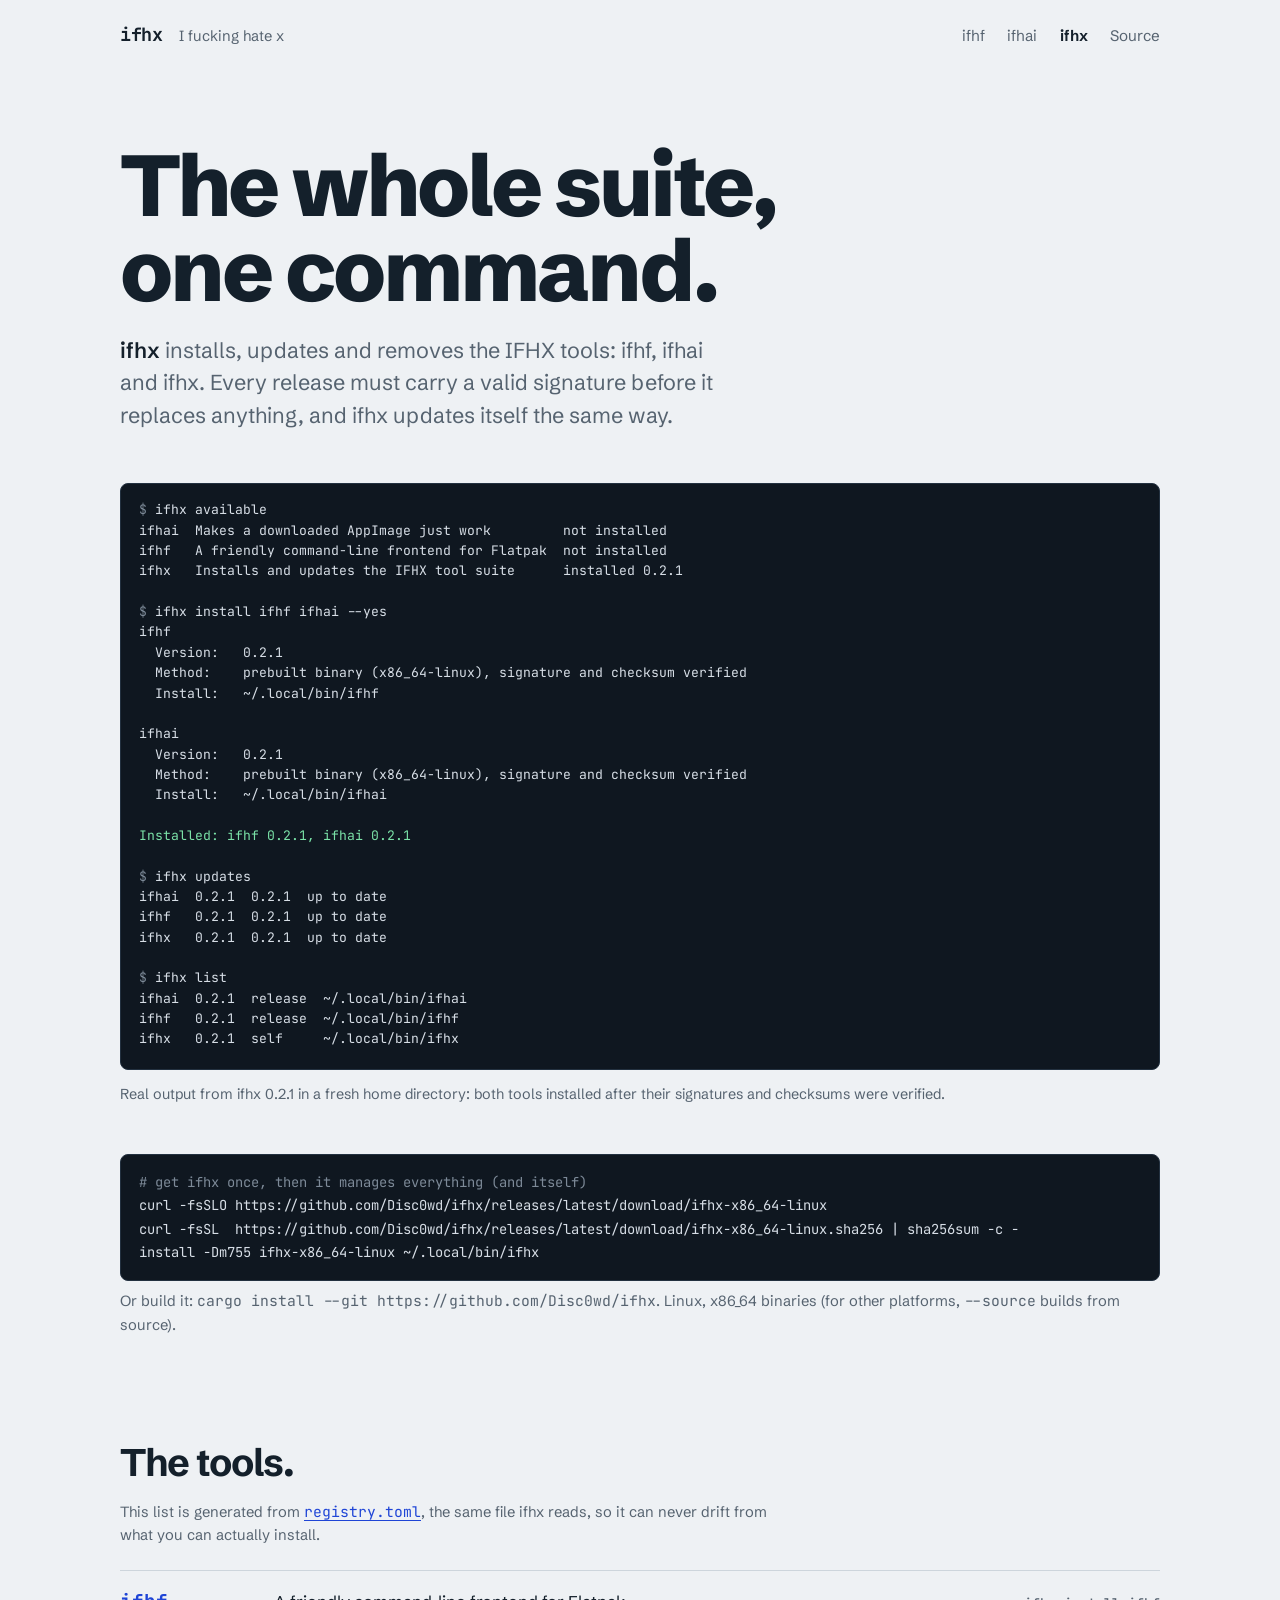
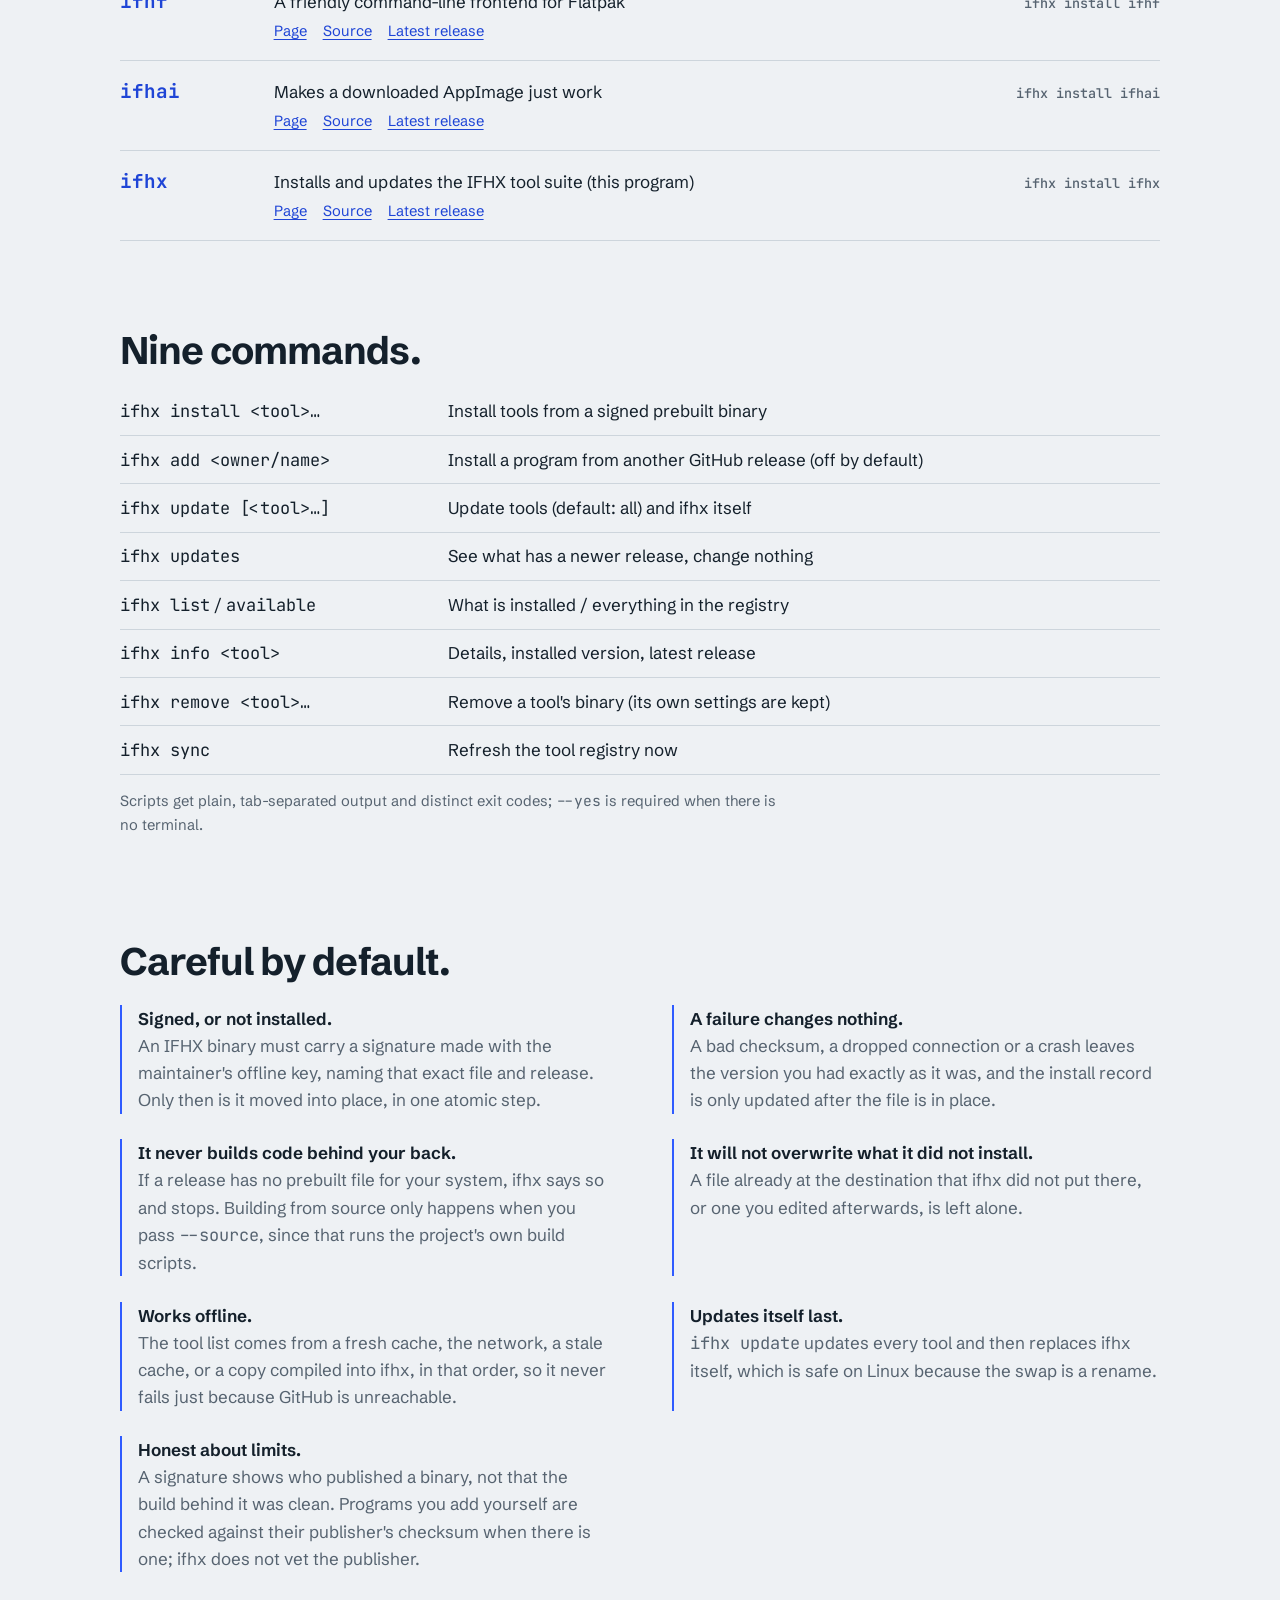
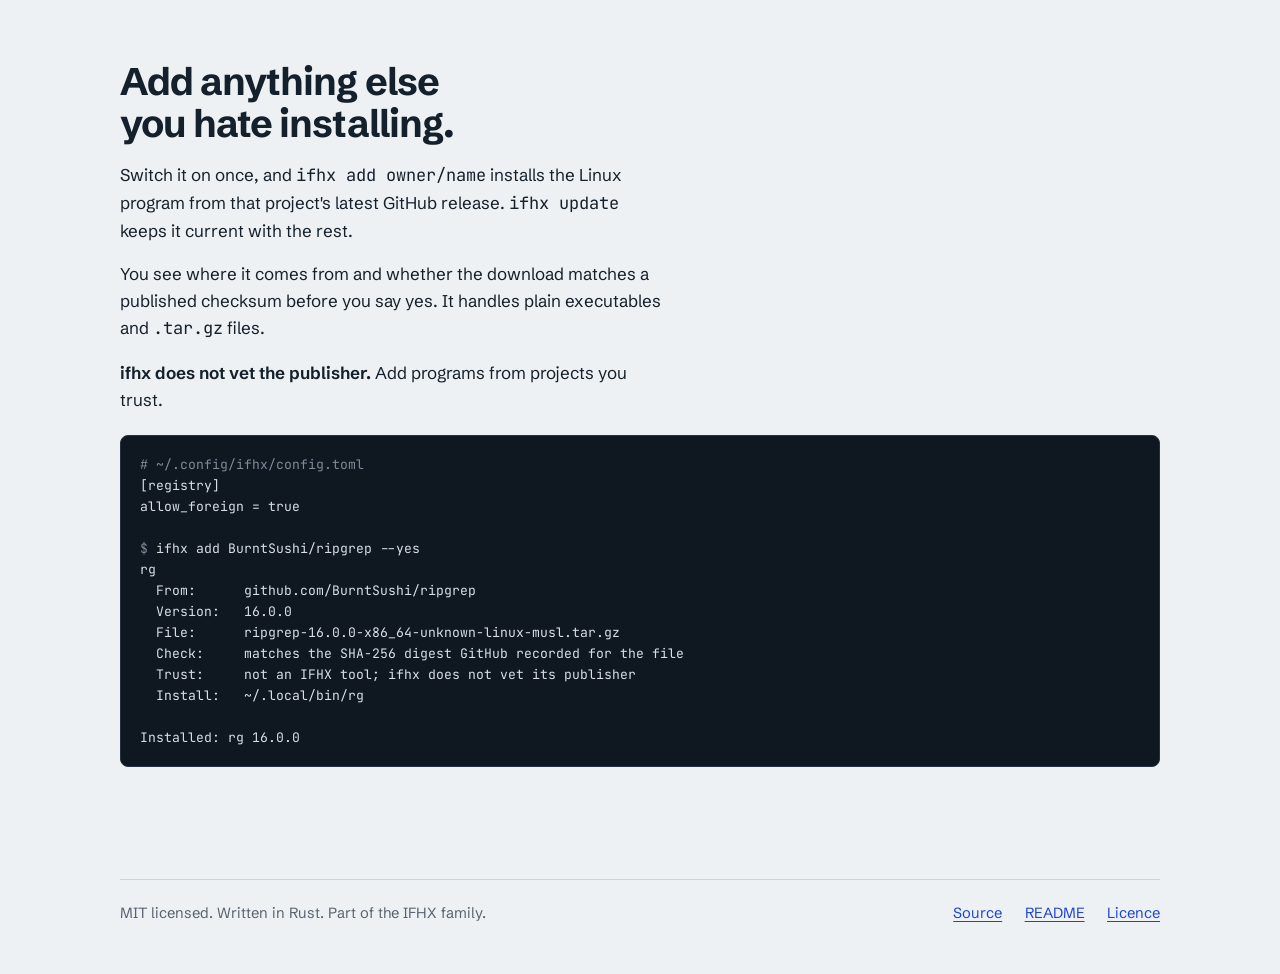
<file: docs/index.html>
<!doctype html>
<html lang="en">
<head>
<meta charset="utf-8">
<meta name="viewport" content="width=device-width, initial-scale=1">
<title>ifhx: I fucking hate x (one command for the whole suite)</title>
<meta name="description" content="ifhx installs, updates and removes the IFHX tools (ifhf, ifhai, ifhx) with verified downloads, and updates itself too.">
<meta name="theme-color" content="#eef1f4" media="(prefers-color-scheme: light)">
<meta name="theme-color" content="#0b1015" media="(prefers-color-scheme: dark)">
<link rel="preload" href="fonts/SchibstedGrotesk.woff2" as="font" type="font/woff2" crossorigin>
<style>

@font-face{font-family:"Schibsted Grotesk";src:url(fonts/SchibstedGrotesk.woff2) format("woff2");font-weight:400 800;font-display:swap}
@font-face{font-family:"JetBrains Mono";src:url(fonts/JetBrainsMono.woff2) format("woff2");font-weight:400 700;font-display:swap}

:root{
  --bg:#eef1f4; --ink:#14202b; --mute:#566370; --rule:#cdd5dc;
  --accent:#2f5bff; --accent-ink:#1f45d6; --steel:#8a94a0; --warn:#c2371d;
  --term:#0f1720; --term-ink:#d7dee6; --term-mute:#7d8a98; --term-rule:#233140; --term-accent:#8fa8ff;
  --sans:"Schibsted Grotesk",system-ui,-apple-system,"Segoe UI",sans-serif;
  --mono:"JetBrains Mono",ui-monospace,SFMono-Regular,Menlo,Consolas,monospace;
}
@media (prefers-color-scheme:dark){
  :root{--bg:#0b1015;--ink:#e6ebf0;--mute:#9aa6b2;--rule:#232d37;--accent:#7f9bff;--accent-ink:#a9bcff;--steel:#66717d;--warn:#ff8a73;
        --term:#131b24;--term-rule:#263444}
}
*{box-sizing:border-box}
html{-webkit-text-size-adjust:100%}
body{margin:0;background:var(--bg);color:var(--ink);font:400 1.0625rem/1.6 var(--sans);text-rendering:optimizeLegibility}
a{color:var(--accent-ink);text-underline-offset:.2em;text-decoration-thickness:1px}
a:hover{text-decoration-thickness:2px}
:focus-visible{outline:2px solid var(--accent);outline-offset:3px;border-radius:2px}
code,kbd,samp,pre{font-family:var(--mono)}
.wrap{max-width:70rem;margin:0 auto;padding:0 clamp(1rem,4vw,2.5rem)}

/* top bar */
.top{display:flex;justify-content:space-between;align-items:baseline;padding:1.4rem 0}
.mark{font:700 1.15rem var(--mono);letter-spacing:-.02em;color:var(--ink);text-decoration:none}
.top nav{display:flex;gap:1.4rem;font-size:.95rem}
.top nav a{color:var(--mute);text-decoration:none}
.top nav a:hover{color:var(--ink);text-decoration:underline}

/* hero */
.hero{padding:clamp(2rem,6vw,4.5rem) 0 1rem}
h1{font:800 clamp(2.5rem,7.2vw,5.4rem)/.98 var(--sans);letter-spacing:-.035em;margin:0;max-width:16ch;text-wrap:balance}
.lede{font-size:clamp(1.1rem,2.2vw,1.35rem);line-height:1.5;max-width:38rem;color:var(--mute);margin:1.4rem 0 0}
.lede b{color:var(--ink);font-weight:600}

/* the race */
.race{display:grid;grid-template-columns:1fr 1fr;gap:1px;margin:clamp(2rem,5vw,3.2rem) 0 .8rem;background:var(--term-rule);border:1px solid var(--term-rule);border-radius:.5rem;overflow:hidden}
.pane{background:var(--term);color:var(--term-ink);min-width:0}
.pane header{display:flex;justify-content:space-between;align-items:baseline;gap:1rem;padding:.85rem 1.1rem .7rem;border-bottom:1px solid var(--term-rule)}
.pane .cmd{font:500 .9rem var(--mono);color:var(--term-ink);white-space:nowrap;overflow:hidden;text-overflow:ellipsis}
.pane .cmd::before{content:"$ ";color:var(--term-mute)}
.clock{font:700 clamp(1.5rem,3.4vw,2.2rem)/1 var(--mono);font-variant-numeric:tabular-nums;letter-spacing:-.03em;white-space:nowrap}
.fl-pane .clock{color:var(--steel)}
.ih-pane .clock{color:var(--term-accent)}
.out{margin:0;padding:1rem 1.1rem 1.2rem;font:400 .82rem/1.55 var(--mono);min-height:15.2rem;white-space:pre;overflow:hidden;color:var(--term-ink)}
.out .m{color:var(--term-mute)}
.out .id{color:var(--term-accent)}
.out[hidden]{display:block;visibility:hidden}
.wait{color:var(--term-mute)}
.wait::after{content:"▍";animation:blink 1s steps(2) infinite;margin-left:.15em}
@keyframes blink{50%{opacity:0}}
.race-note{display:flex;justify-content:space-between;gap:1rem;flex-wrap:wrap;align-items:baseline;color:var(--mute);font-size:.9rem;margin:0}
.replay{font:500 .9rem var(--sans);color:var(--accent-ink);background:none;border:0;padding:.2rem 0;cursor:pointer;text-decoration:underline;text-underline-offset:.2em}

/* quick install */
.get{margin:clamp(2rem,5vw,3rem) 0 0;max-width:40rem}
.get pre{white-space:pre-wrap;overflow-wrap:anywhere;margin:.5rem 0 .5rem;padding:1rem 1.1rem;background:var(--term);color:var(--term-ink);border:1px solid var(--term-rule);border-radius:.5rem;font-size:.86rem;line-height:1.7;overflow:auto}
.get pre span{color:var(--term-mute)}
.fine{color:var(--mute);font-size:.92rem;margin:0}

/* sections */
section{padding:clamp(3rem,8vw,5.5rem) 0 0}
h2{font:700 clamp(1.7rem,3.6vw,2.4rem)/1.1 var(--sans);letter-spacing:-.025em;margin:0 0 1rem;max-width:22ch;text-wrap:balance}
.split{display:grid;grid-template-columns:minmax(0,1.1fr) minmax(0,1fr);gap:clamp(1.5rem,5vw,4rem);align-items:start}
.prose p{margin:0 0 1rem;max-width:34rem}
.prose p:last-child{margin-bottom:0}
.prose strong{font-weight:650}
.shell{margin:0;padding:1.1rem 1.2rem;background:var(--term);color:var(--term-ink);border:1px solid var(--term-rule);border-radius:.5rem;font:400 .82rem/1.6 var(--mono);overflow:auto;white-space:pre}
.shell .p{color:var(--term-mute)}
.shell .id{color:var(--term-accent)}
.shell .bad{color:#ff9e8c}

/* chart */
.chart-head{display:flex;gap:1.4rem;align-items:center;flex-wrap:wrap;color:var(--mute);font-size:.92rem;margin:.2rem 0 1.4rem}
.key i{display:inline-block;width:1.4rem;height:.55rem;border-radius:.1rem;margin-right:.45rem;vertical-align:.05em}
.key .fl{background:var(--steel)} .key .ih{background:var(--accent)}
.rows{list-style:none;margin:0;padding:0;border-top:1px solid var(--rule)}
.row,.axis{display:grid;grid-template-columns:13.5rem minmax(0,1fr) 7.5rem;gap:0 1.2rem;align-items:center;padding:.8rem 0;border-bottom:1px solid var(--rule)}
.axis{padding:.5rem 0 .3rem;border-bottom:0;color:var(--mute);font:400 .72rem var(--mono)}
.axis .inner{position:relative;height:1rem;margin-right:4.6rem}
.axis .inner span{position:absolute;top:0;transform:translateX(-50%);white-space:nowrap}
.axis .inner span:first-child{transform:none}
.task{font-weight:550}
.track .inner{position:relative;margin-right:4.6rem;background:linear-gradient(to right,var(--rule) 1px,transparent 1px) 0 0/25% 100%;border-right:1px solid var(--rule)}
.line{position:relative;height:1.05rem;display:flex;align-items:center}
.bar{display:block;height:.5rem;border-radius:0 .15rem .15rem 0;min-width:2px}
.bar.fl{background:var(--steel)} .bar.ih{background:var(--accent)}
.val{position:absolute;margin-left:.45rem;font:500 .78rem var(--mono);color:var(--mute);white-space:nowrap}
.line:last-child .val{color:var(--ink)}
.verdict{font-weight:650;text-align:right;white-space:nowrap}
.win .verdict{color:var(--accent-ink)} .lose .verdict{color:var(--warn)} .even .verdict{color:var(--mute);font-weight:500}
.why{display:grid;grid-template-columns:repeat(2,minmax(0,1fr));gap:1rem clamp(1.5rem,5vw,4rem);margin-top:2rem}
.why p{margin:0;max-width:34rem}
.why b{display:block;font-weight:650;margin-bottom:.15rem}

/* syntax */
.syn{display:grid;grid-template-columns:minmax(0,1fr) minmax(0,1fr) minmax(0,1.1fr);gap:.55rem 2rem;font:400 .9rem/1.5 var(--mono);margin-top:1.5rem;border-top:1px solid var(--rule);padding-top:1rem}
.syn .h{font:500 .82rem var(--sans);color:var(--mute)}
.syn .d{font-family:var(--sans);color:var(--mute);font-size:.95rem}
.syn code{color:var(--ink)}

/* refusals */
.rules{list-style:none;margin:1.4rem 0 0;padding:0;display:grid;grid-template-columns:repeat(2,minmax(0,1fr));gap:1.6rem clamp(1.5rem,5vw,4rem)}
.rules li{margin:0;max-width:34rem;border-left:2px solid var(--accent);padding-left:1rem}
.rules b{display:block;font-weight:650}
.rules span{color:var(--mute)}

footer{margin-top:clamp(4rem,9vw,7rem);padding:1.4rem 0 3rem;border-top:1px solid var(--rule);display:flex;justify-content:space-between;gap:1rem;flex-wrap:wrap;color:var(--mute);font-size:.92rem}
footer nav{display:flex;gap:1.4rem;flex-wrap:wrap}

@media (max-width:56rem){
  .race{grid-template-columns:1fr}
  .out{min-height:0}
  .split,.why,.rules{grid-template-columns:1fr}
  .syn{grid-template-columns:1fr;gap:.15rem}
  .syn .h{display:none}
  .syn .d{margin:0 0 .9rem}
  .row,.axis{grid-template-columns:minmax(0,1fr) auto;gap:.15rem 1rem}
  .row .task{grid-column:1}.row .verdict{grid-column:2;grid-row:1}.row .track{grid-column:1 / -1}
  .axis{grid-template-columns:minmax(0,1fr)}.axis>div:first-child{display:none}
  .axis .inner{margin-right:4.2rem}.track .inner{margin-right:4.2rem}
}
@media (prefers-reduced-motion:reduce){.wait::after{animation:none}}
@media print{.replay{display:none}}

/* ---- shared by the ifhx and ifhai pages ---- */
.family{display:flex;gap:1.2rem;flex-wrap:wrap;color:var(--mute);font-size:.95rem}
.family a{color:var(--mute);text-decoration:none}
.family a:hover{color:var(--ink);text-decoration:underline}
.family a[aria-current]{color:var(--ink);font-weight:650}
.solo{display:block;margin:clamp(2rem,5vw,3.2rem) 0 .8rem;background:var(--term);color:var(--term-ink);border:1px solid var(--term-rule);border-radius:.5rem;overflow:hidden}
.solo .out{min-height:0}
.out .c{color:var(--term-mute)}
.out .ok{color:#7be3a8}
.out .a{color:var(--term-accent)}
.vs .out{min-height:14.5rem}
.vs .clock{font-size:clamp(1.2rem,2.6vw,1.7rem)}
.tools{list-style:none;margin:1.4rem 0 0;padding:0;border-top:1px solid var(--rule)}
.tool{display:grid;grid-template-columns:8rem minmax(0,1fr) auto;gap:.3rem 1.6rem;align-items:baseline;padding:1.05rem 0;border-bottom:1px solid var(--rule)}
.tool .n{font:700 1.2rem var(--mono);color:var(--accent-ink)}
.tool p{margin:0;max-width:34rem}
.tool .cmd{font:500 .84rem var(--mono);color:var(--mute);white-space:nowrap}
.tool .links{grid-column:2/-1;font-size:.92rem;color:var(--mute)}
.tool .links a{margin-right:1rem}
.tbl{width:100%;border-collapse:collapse;margin:1rem 0 0}
.tbl th,.tbl td{text-align:left;padding:.6rem 1rem .6rem 0;border-bottom:1px solid var(--rule);vertical-align:top}
.tbl th{font-weight:600;color:var(--mute);font-size:.85rem}
.tbl td.num{font-variant-numeric:tabular-nums;white-space:nowrap}
.tbl caption{text-align:left;font-weight:650;padding:.2rem 0 .1rem}
.good{color:var(--accent-ink);font-weight:650}
.bad{color:var(--warn);font-weight:650}
.points{margin:1.2rem 0 0;padding-left:1.2rem;max-width:42rem}
.points li{margin:.35rem 0}
.note{color:var(--mute);font-size:.92rem;max-width:42rem}
.two{display:grid;grid-template-columns:repeat(2,minmax(0,1fr));gap:1.6rem clamp(1.5rem,5vw,4rem);margin-top:1.4rem}
.two p{margin:0;max-width:34rem}
.two b{display:block;font-weight:650;margin-bottom:.1rem}
@media (max-width:56rem){.tool{grid-template-columns:1fr}.tool .links{grid-column:1}.two{grid-template-columns:1fr}.tbl{font-size:.92rem}}
/* terminal blocks scroll sideways on narrow screens instead of clipping; install snippets get full width */
.out{overflow-x:auto}
.get{max-width:none}
.get pre{white-space:pre;overflow-wrap:normal}
.lbl{font:650 .95rem var(--sans);color:var(--term-ink)}
.vs{grid-template-columns:minmax(0,1.1fr) minmax(0,1.25fr)}
.vs .out{font-size:.76rem}
@media (max-width:56rem){.vs{grid-template-columns:1fr}.vs .out{font-size:.8rem}}

.brand{display:flex;align-items:baseline;gap:.35rem 1rem;flex-wrap:wrap}
.aka{color:var(--mute);font-size:.92rem}
@media (max-width:40rem){.top{flex-direction:column;align-items:flex-start;gap:.7rem}.family,.top nav{gap:.5rem 1.1rem;flex-wrap:wrap}}

</style>
</head>
<body>
<div class="wrap">
  <div class="top">
    <div class="brand"><a class="mark" href="#" aria-label="ifhx, top of page">ifhx</a><span class="aka">I fucking hate x</span></div>
    <nav class="family" aria-label="The IFHX family"><a href="https://disc0wd.github.io/ifhf/">ifhf</a><a href="https://disc0wd.github.io/ifhai/">ifhai</a><a href="https://disc0wd.github.io/ifhx/" aria-current="page">ifhx</a><a href="https://github.com/Disc0wd/ifhx">Source</a></nav>
  </div>

  <main>
  <div class="hero">
    <h1>The whole suite, one command.</h1>
    <p class="lede"><b>ifhx</b> installs, updates and removes the IFHX tools: ifhf, ifhai and ifhx. Every release must carry a valid signature before it replaces anything, and ifhx updates itself the same way.</p>

    <div class="solo"><pre class="out"><span class="c">$</span> ifhx available
ifhai  Makes a downloaded AppImage just work         not installed
ifhf   A friendly command-line frontend for Flatpak  not installed
ifhx   Installs and updates the IFHX tool suite      installed 0.2.1

<span class="c">$</span> ifhx install ifhf ifhai --yes
ifhf
  Version:   0.2.1
  Method:    prebuilt binary (x86_64-linux), signature and checksum verified
  Install:   ~/.local/bin/ifhf

ifhai
  Version:   0.2.1
  Method:    prebuilt binary (x86_64-linux), signature and checksum verified
  Install:   ~/.local/bin/ifhai

<span class="ok">Installed: ifhf 0.2.1, ifhai 0.2.1</span>

<span class="c">$</span> ifhx updates
ifhai  0.2.1  0.2.1  up to date
ifhf   0.2.1  0.2.1  up to date
ifhx   0.2.1  0.2.1  up to date

<span class="c">$</span> ifhx list
ifhai  0.2.1  release  ~/.local/bin/ifhai
ifhf   0.2.1  release  ~/.local/bin/ifhf
ifhx   0.2.1  self     ~/.local/bin/ifhx</pre></div>
    <p class="race-note"><span>Real output from ifhx 0.2.1 in a fresh home directory: both tools installed after their signatures and checksums were verified.</span></p>

    <div class="get">
      <pre><span># get ifhx once, then it manages everything (and itself)</span>
curl -fsSLO https://github.com/Disc0wd/ifhx/releases/latest/download/ifhx-x86_64-linux
curl -fsSL  https://github.com/Disc0wd/ifhx/releases/latest/download/ifhx-x86_64-linux.sha256 | sha256sum -c -
install -Dm755 ifhx-x86_64-linux ~/.local/bin/ifhx</pre>
      <p class="fine">Or build it: <code>cargo install --git https://github.com/Disc0wd/ifhx</code>. Linux, x86_64 binaries (for other platforms, <code>--source</code> builds from source).</p>
    </div>
  </div>

  <section aria-labelledby="h-tools">
    <h2 id="h-tools">The tools.</h2>
    <p class="note">This list is generated from <a href="https://github.com/Disc0wd/ifhx/blob/main/registry.toml"><code>registry.toml</code></a>, the same file ifhx reads, so it can never drift from what you can actually install.</p>
    <ul class="tools">
      <li class="tool"><span class="n">ifhf</span><p>A friendly command-line frontend for Flatpak</p><span class="cmd">ifhx install ifhf</span>
        <span class="links"><a href="https://disc0wd.github.io/ifhf/">Page</a><a href="https://github.com/Disc0wd/ifhf">Source</a><a href="https://github.com/Disc0wd/ifhf/releases/latest">Latest release</a></span></li>
      <li class="tool"><span class="n">ifhai</span><p>Makes a downloaded AppImage just work</p><span class="cmd">ifhx install ifhai</span>
        <span class="links"><a href="https://disc0wd.github.io/ifhai/">Page</a><a href="https://github.com/Disc0wd/ifhai">Source</a><a href="https://github.com/Disc0wd/ifhai/releases/latest">Latest release</a></span></li>
      <li class="tool"><span class="n">ifhx</span><p>Installs and updates the IFHX tool suite (this program)</p><span class="cmd">ifhx install ifhx</span>
        <span class="links"><a href="https://disc0wd.github.io/ifhx/">Page</a><a href="https://github.com/Disc0wd/ifhx">Source</a><a href="https://github.com/Disc0wd/ifhx/releases/latest">Latest release</a></span></li>
    </ul>
  </section>

  <section aria-labelledby="h-cmds">
    <h2 id="h-cmds">Nine commands.</h2>
    <table class="tbl">
      <tbody>
        <tr><td><code>ifhx install &lt;tool&gt;…</code></td><td>Install tools from a signed prebuilt binary</td></tr>
        <tr><td><code>ifhx add &lt;owner/name&gt;</code></td><td>Install a program from another GitHub release (off by default)</td></tr>
        <tr><td><code>ifhx update [&lt;tool&gt;…]</code></td><td>Update tools (default: all) and ifhx itself</td></tr>
        <tr><td><code>ifhx updates</code></td><td>See what has a newer release, change nothing</td></tr>
        <tr><td><code>ifhx list</code> / <code>available</code></td><td>What is installed / everything in the registry</td></tr>
        <tr><td><code>ifhx info &lt;tool&gt;</code></td><td>Details, installed version, latest release</td></tr>
        <tr><td><code>ifhx remove &lt;tool&gt;…</code></td><td>Remove a tool's binary (its own settings are kept)</td></tr>
        <tr><td><code>ifhx sync</code></td><td>Refresh the tool registry now</td></tr>
      </tbody>
    </table>
    <p class="note">Scripts get plain, tab-separated output and distinct exit codes; <code>--yes</code> is required when there is no terminal.</p>
  </section>

  <section aria-labelledby="h-safe">
    <h2 id="h-safe">Careful by default.</h2>
    <ul class="rules">
      <li><b>Signed, or not installed.</b><span>An IFHX binary must carry a signature made with the maintainer's offline key, naming that exact file and release. Only then is it moved into place, in one atomic step.</span></li>
      <li><b>A failure changes nothing.</b><span>A bad checksum, a dropped connection or a crash leaves the version you had exactly as it was, and the install record is only updated after the file is in place.</span></li>
      <li><b>It never builds code behind your back.</b><span>If a release has no prebuilt file for your system, ifhx says so and stops. Building from source only happens when you pass <code>--source</code>, since that runs the project's own build scripts.</span></li>
      <li><b>It will not overwrite what it did not install.</b><span>A file already at the destination that ifhx did not put there, or one you edited afterwards, is left alone.</span></li>
      <li><b>Works offline.</b><span>The tool list comes from a fresh cache, the network, a stale cache, or a copy compiled into ifhx, in that order, so it never fails just because GitHub is unreachable.</span></li>
      <li><b>Updates itself last.</b><span><code>ifhx update</code> updates every tool and then replaces ifhx itself, which is safe on Linux because the swap is a rename.</span></li>
      <li><b>Honest about limits.</b><span>A signature shows who published a binary, not that the build behind it was clean. Programs you add yourself are checked against their publisher's checksum when there is one; ifhx does not vet the publisher.</span></li>
    </ul>
  </section>

  <section aria-labelledby="h-add">
    <h2 id="h-add">Add anything else you hate installing.</h2>
    <div class="prose">
      <p>Switch it on once, and <code>ifhx add owner/name</code> installs the Linux program from that project's latest GitHub release. <code>ifhx update</code> keeps it current with the rest.</p>
      <p>You see where it comes from and whether the download matches a published checksum before you say yes. It handles plain executables and <code>.tar.gz</code> files.</p>
      <p><strong>ifhx does not vet the publisher.</strong> Add programs from projects you trust.</p>
    </div>
    <pre class="shell" style="margin-top:1.4rem"><span class="p"># ~/.config/ifhx/config.toml</span>
[registry]
allow_foreign = true

<span class="p">$</span> ifhx add BurntSushi/ripgrep --yes
rg
  From:      github.com/BurntSushi/ripgrep
  Version:   16.0.0
  File:      ripgrep-16.0.0-x86_64-unknown-linux-musl.tar.gz
  Check:     matches the SHA-256 digest GitHub recorded for the file
  Trust:     not an IFHX tool; ifhx does not vet its publisher
  Install:   ~/.local/bin/rg

Installed: rg 16.0.0</pre>
  </section>
  </main>

  <footer>
    <span>MIT licensed. Written in Rust. Part of the IFHX family.</span>
    <nav aria-label="Links"><a href="https://github.com/Disc0wd/ifhx">Source</a><a href="https://github.com/Disc0wd/ifhx/blob/main/README.md">README</a><a href="https://github.com/Disc0wd/ifhx/blob/main/LICENSE">Licence</a></nav>
  </footer>
</div>
</body>
</html>
</file>
